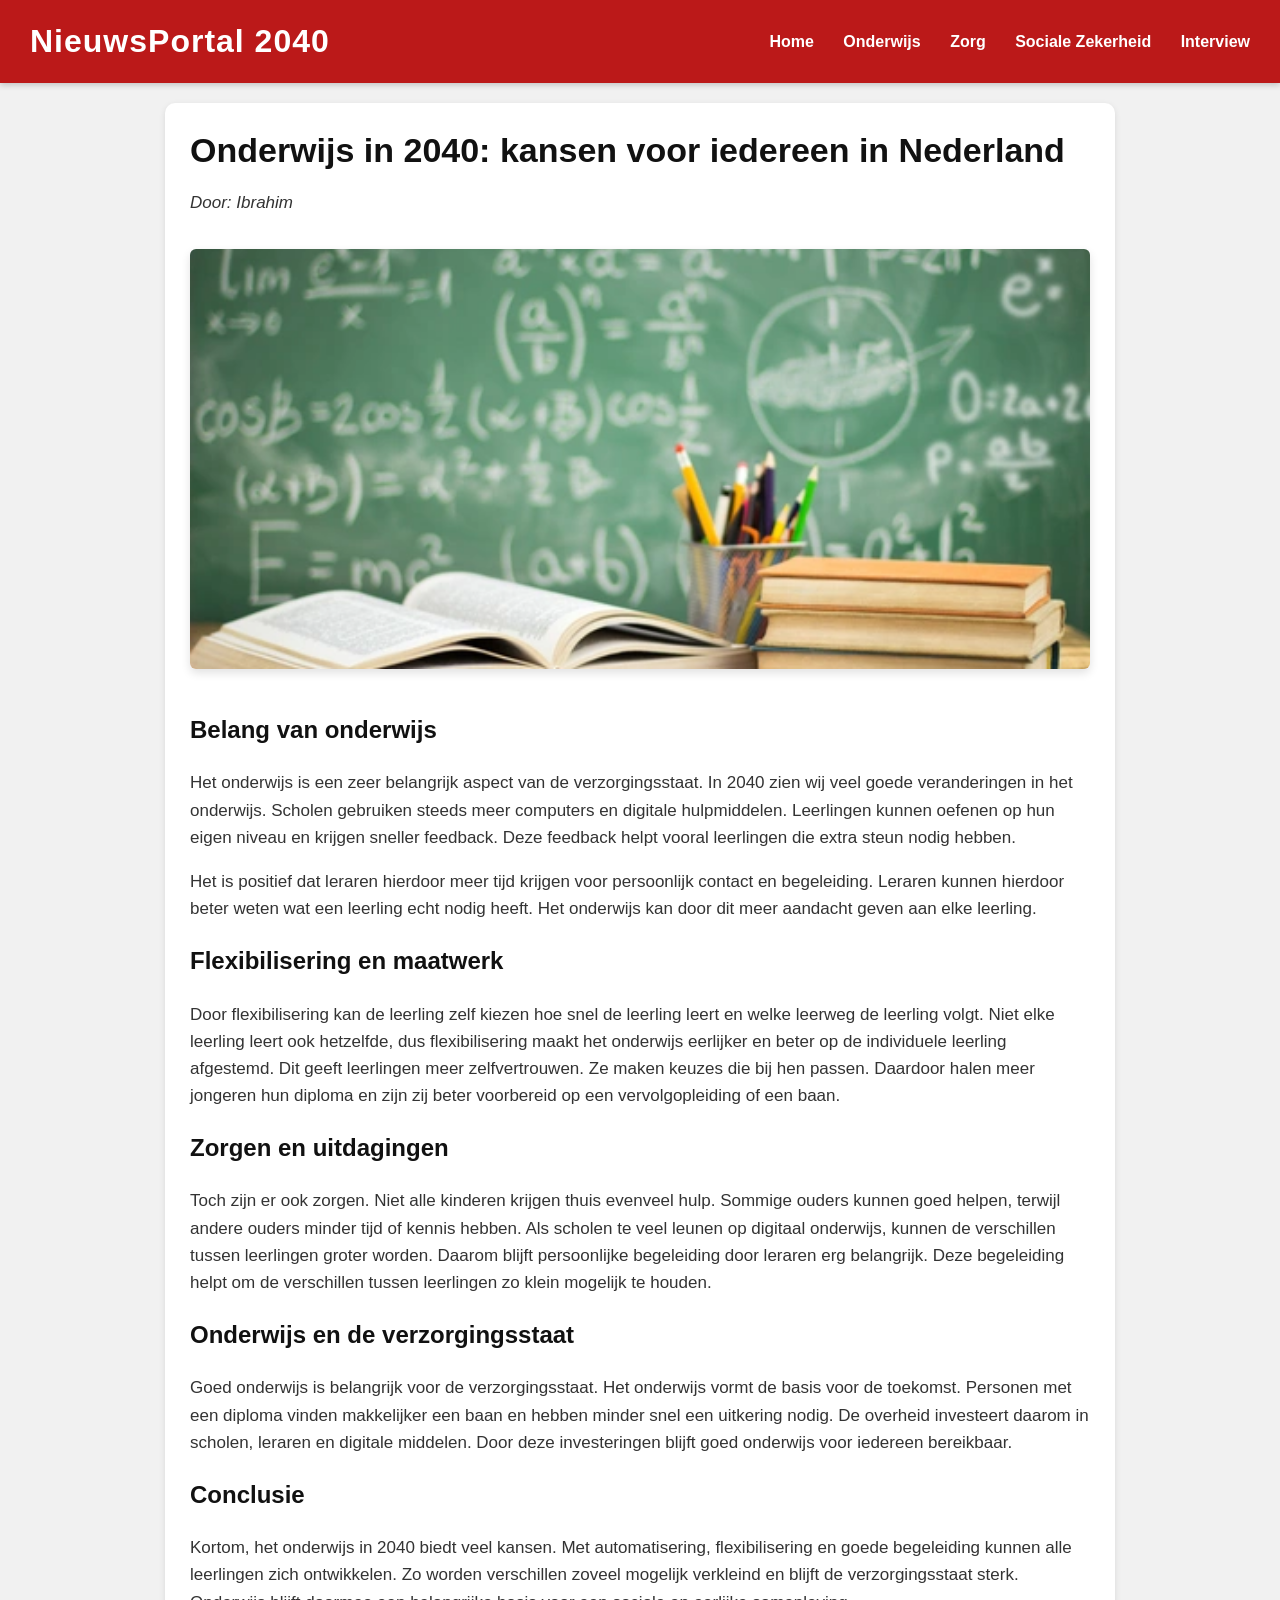
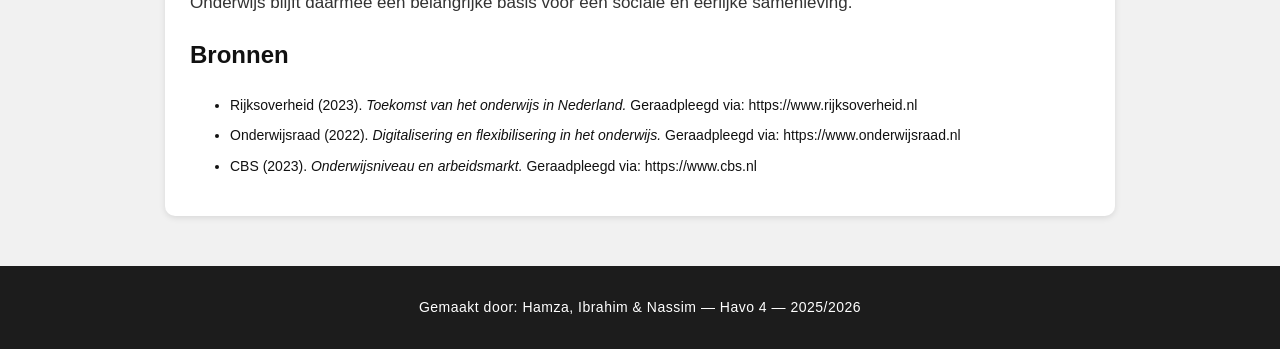
<file: artikel1.html>
<!DOCTYPE html>
<html lang="nl">
<head>
  <meta charset="UTF-8">
  <meta name="viewport" content="width=device-width, initial-scale=1.0">
  <title>Onderwijs in 2040: kansen voor iedereen</title>
  <link rel="stylesheet" href="css/style.css">
</head>
<body>

  <!-- HEADER -->
  <div class="topbar">
    <div class="logo">NieuwsPortal 2040</div>

    <div class="menu">
      <a href="index.html">Home</a>
      <a href="artikel1.html">Onderwijs</a>
      <a href="artikel2.html">Zorg</a>
      <a href="artikel3.html">Sociale Zekerheid</a>
      <a href="intervieuw.html">Interview</a>
    </div>
  </div>

  <!-- ARTIKEL -->
  <div class="main-news" style="max-width: 900px; margin: 20px auto;">


    <h1>Onderwijs in 2040: kansen voor iedereen in Nederland</h1>
    <p><em>Door: Ibrahim</em></p>

      <img src="ontslag_onderwijs.webp" alt="Onderwijs in 2040">

    <h2>Belang van onderwijs</h2>
    <p>
      Het onderwijs is een zeer belangrijk aspect van de verzorgingsstaat. In 2040 zien wij veel goede veranderingen in het onderwijs. Scholen gebruiken steeds meer computers en digitale hulpmiddelen. Leerlingen kunnen oefenen op hun eigen niveau en krijgen sneller feedback. Deze feedback helpt vooral leerlingen die extra steun nodig hebben.
    </p>

    <p>
      Het is positief dat leraren hierdoor meer tijd krijgen voor persoonlijk contact en begeleiding. Leraren kunnen hierdoor beter weten wat een leerling echt nodig heeft. Het onderwijs kan door dit meer aandacht geven aan elke leerling.
    </p>

    <h2>Flexibilisering en maatwerk</h2>
    <p>
      Door flexibilisering kan de leerling zelf kiezen hoe snel de leerling leert en welke leerweg de leerling volgt. Niet elke leerling leert ook hetzelfde, dus flexibilisering maakt het onderwijs eerlijker en beter op de individuele leerling afgestemd. Dit geeft leerlingen meer zelfvertrouwen. Ze maken keuzes die bij hen passen. Daardoor halen meer jongeren hun diploma en zijn zij beter voorbereid op een vervolgopleiding of een baan.
    </p>

    <h2>Zorgen en uitdagingen</h2>
    <p>
      Toch zijn er ook zorgen. Niet alle kinderen krijgen thuis evenveel hulp. Sommige ouders kunnen goed helpen, terwijl andere ouders minder tijd of kennis hebben. Als scholen te veel leunen op digitaal onderwijs, kunnen de verschillen tussen leerlingen groter worden. Daarom blijft persoonlijke begeleiding door leraren erg belangrijk. Deze begeleiding helpt om de verschillen tussen leerlingen zo klein mogelijk te houden.
    </p>

    <h2>Onderwijs en de verzorgingsstaat</h2>
    <p>
      Goed onderwijs is belangrijk voor de verzorgingsstaat. Het onderwijs vormt de basis voor de toekomst. Personen met een diploma vinden makkelijker een baan en hebben minder snel een uitkering nodig. De overheid investeert daarom in scholen, leraren en digitale middelen. Door deze investeringen blijft goed onderwijs voor iedereen bereikbaar.
    </p>

    <h2>Conclusie</h2>
    <p>
      Kortom, het onderwijs in 2040 biedt veel kansen. Met automatisering, flexibilisering en goede begeleiding kunnen alle leerlingen zich ontwikkelen. Zo worden verschillen zoveel mogelijk verkleind en blijft de verzorgingsstaat sterk. Onderwijs blijft daarmee een belangrijke basis voor een sociale en eerlijke samenleving.
    </p>

        <h2>Bronnen</h2>
    <ul class="sources">
      <li>
        Rijksoverheid (2023). <em>Toekomst van het onderwijs in Nederland.</em>
        Geraadpleegd via: https://www.rijksoverheid.nl
      </li>
      <li>
        Onderwijsraad (2022). <em>Digitalisering en flexibilisering in het onderwijs.</em>
        Geraadpleegd via: https://www.onderwijsraad.nl
      </li>
      <li>
        CBS (2023). <em>Onderwijsniveau en arbeidsmarkt.</em>
        Geraadpleegd via: https://www.cbs.nl
      </li>
    </ul>


  </div>

  <!-- FOOTER -->
  <div class="footer">
    Gemaakt door: Hamza, Ibrahim & Nassim — Havo 4 — 2025/2026
  </div>

</body>
</html>
</file>
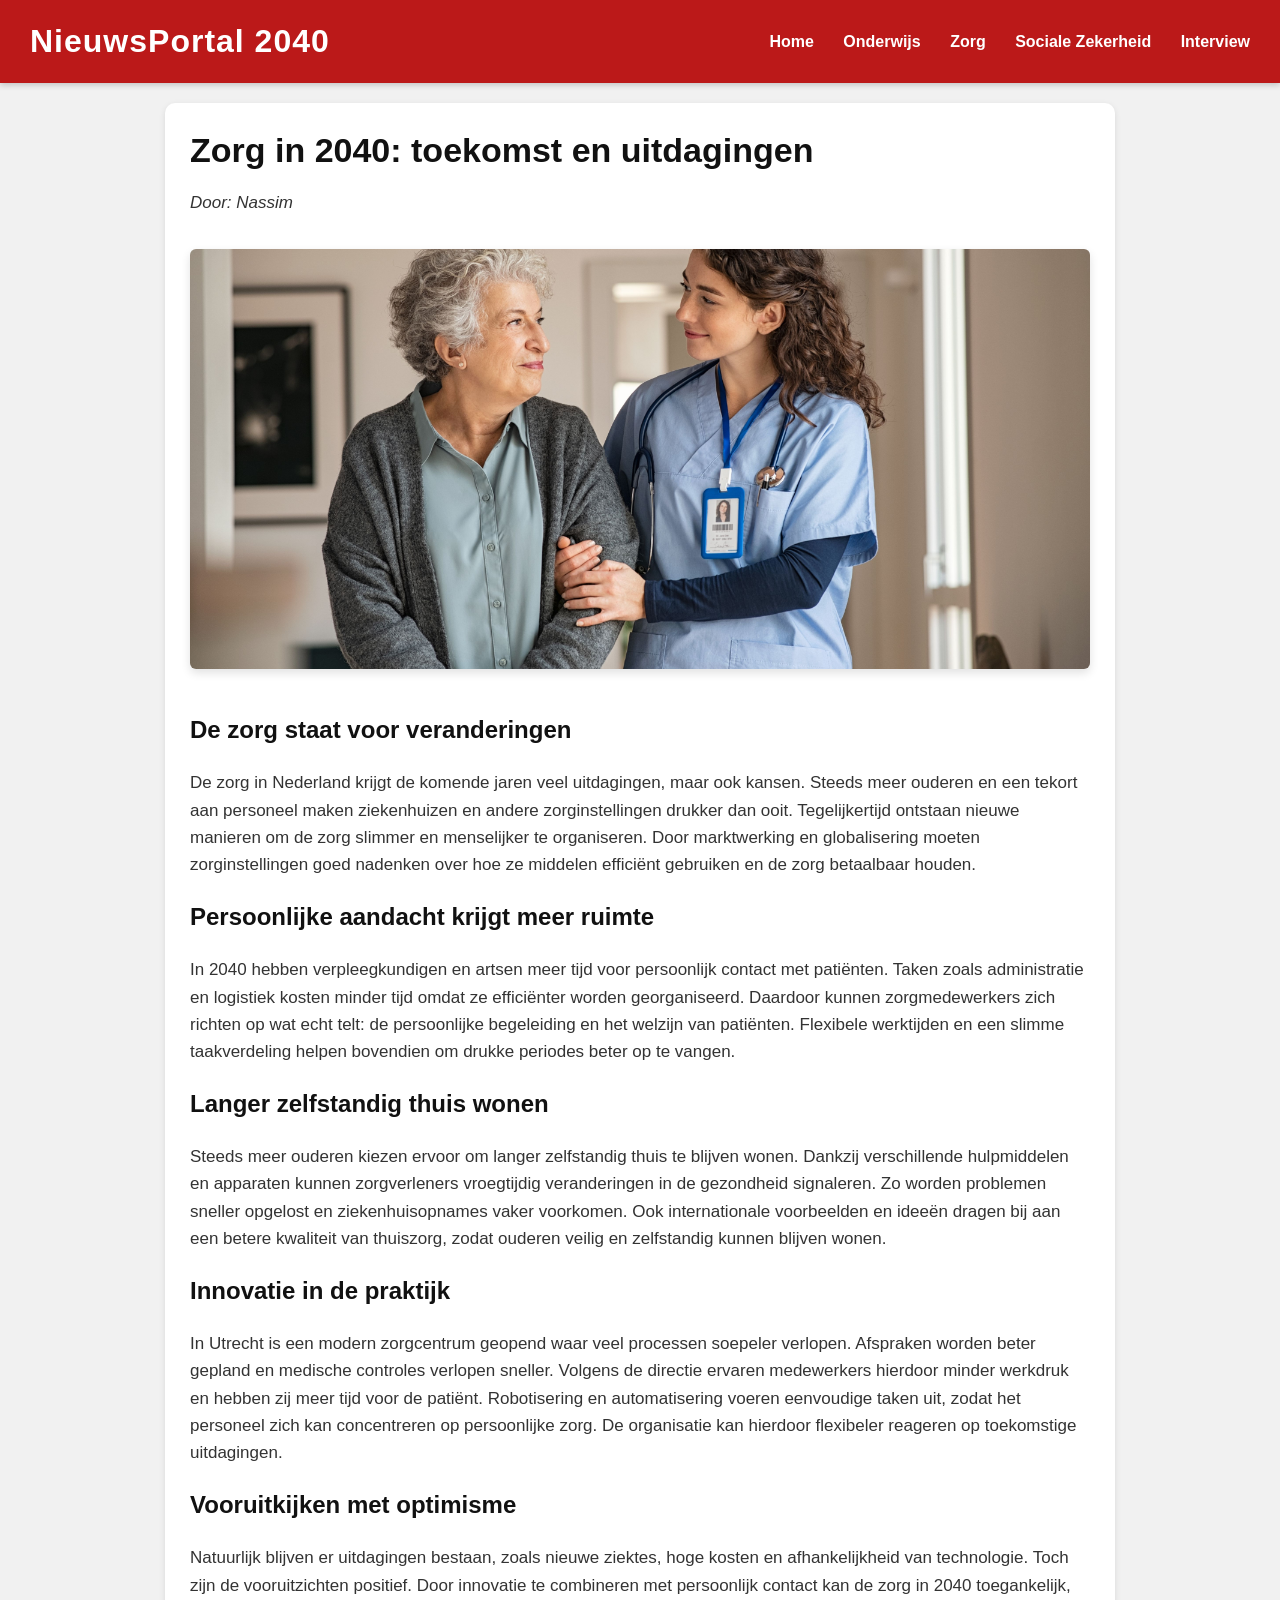
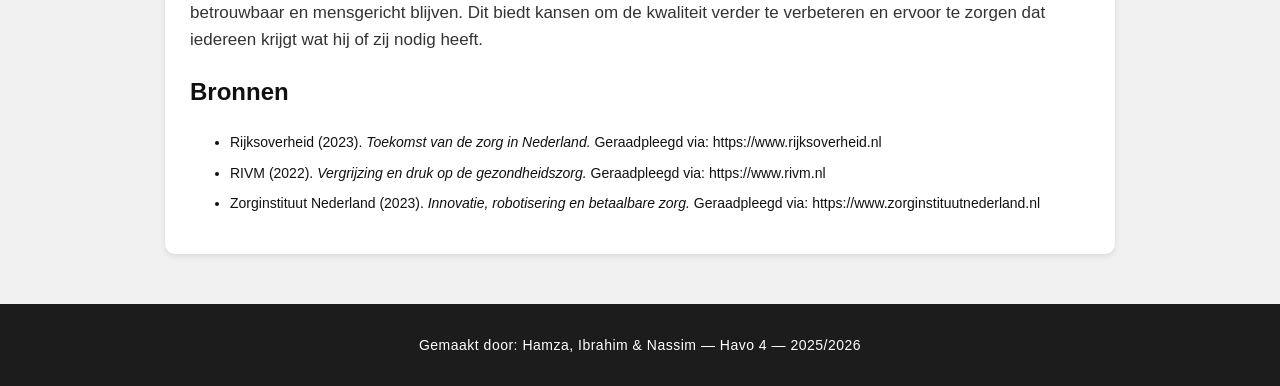
<file: artikel2.html>
<!DOCTYPE html>
<html lang="nl">
<head>
  <meta charset="UTF-8">
  <meta name="viewport" content="width=device-width, initial-scale=1.0">
  <title>Zorg in 2040: toekomst en uitdagingen</title>
  <link rel="stylesheet" href="css/style.css">
</head>
<body>

  <!-- HEADER -->
  <div class="topbar">
    <div class="logo">NieuwsPortal 2040</div>

    <div class="menu">
      <a href="index.html">Home</a>
      <a href="artikel1.html">Onderwijs</a>
      <a href="artikel2.html">Zorg</a>
      <a href="artikel3.html">Sociale Zekerheid</a>
      <a href="intervieuw.html">Interview</a>
    </div>
  </div>

  <!-- ARTIKEL -->
  <div class="main-news" style="max-width: 900px; margin: 20px auto;">

    <h1>Zorg in 2040: toekomst en uitdagingen</h1>
    <p><em>Door: Nassim</em></p>

    <img src="Lect_Relationele_Zorg_Shutterstock_1910306026.jpg" alt=" Zorg in 2040">


    <h2>De zorg staat voor veranderingen</h2>
    <p>
      De zorg in Nederland krijgt de komende jaren veel uitdagingen, maar ook kansen. Steeds meer ouderen en een tekort aan personeel maken ziekenhuizen en andere zorginstellingen drukker dan ooit. Tegelijkertijd ontstaan nieuwe manieren om de zorg slimmer en menselijker te organiseren. Door marktwerking en globalisering moeten zorginstellingen goed nadenken over hoe ze middelen efficiënt gebruiken en de zorg betaalbaar houden.
    </p>

    <h2>Persoonlijke aandacht krijgt meer ruimte</h2>
    <p>
      In 2040 hebben verpleegkundigen en artsen meer tijd voor persoonlijk contact met patiënten. Taken zoals administratie en logistiek kosten minder tijd omdat ze efficiënter worden georganiseerd. Daardoor kunnen zorgmedewerkers zich richten op wat echt telt: de persoonlijke begeleiding en het welzijn van patiënten. Flexibele werktijden en een slimme taakverdeling helpen bovendien om drukke periodes beter op te vangen.
    </p>

    <h2>Langer zelfstandig thuis wonen</h2>
    <p>
      Steeds meer ouderen kiezen ervoor om langer zelfstandig thuis te blijven wonen. Dankzij verschillende hulpmiddelen en apparaten kunnen zorgverleners vroegtijdig veranderingen in de gezondheid signaleren. Zo worden problemen sneller opgelost en ziekenhuisopnames vaker voorkomen. Ook internationale voorbeelden en ideeën dragen bij aan een betere kwaliteit van thuiszorg, zodat ouderen veilig en zelfstandig kunnen blijven wonen.
    </p>

    <h2>Innovatie in de praktijk</h2>
    <p>
      In Utrecht is een modern zorgcentrum geopend waar veel processen soepeler verlopen. Afspraken worden beter gepland en medische controles verlopen sneller. Volgens de directie ervaren medewerkers hierdoor minder werkdruk en hebben zij meer tijd voor de patiënt. Robotisering en automatisering voeren eenvoudige taken uit, zodat het personeel zich kan concentreren op persoonlijke zorg. De organisatie kan hierdoor flexibeler reageren op toekomstige uitdagingen.
    </p>

    <h2>Vooruitkijken met optimisme</h2>
    <p>
      Natuurlijk blijven er uitdagingen bestaan, zoals nieuwe ziektes, hoge kosten en afhankelijkheid van technologie. Toch zijn de vooruitzichten positief. Door innovatie te combineren met persoonlijk contact kan de zorg in 2040 toegankelijk, betrouwbaar en mensgericht blijven. Dit biedt kansen om de kwaliteit verder te verbeteren en ervoor te zorgen dat iedereen krijgt wat hij of zij nodig heeft.
    </p>

    <h2>Bronnen</h2>
    <ul class="sources">
      <li>
        Rijksoverheid (2023). <em>Toekomst van de zorg in Nederland.</em>
        Geraadpleegd via: https://www.rijksoverheid.nl
      </li>
      <li>
        RIVM (2022). <em>Vergrijzing en druk op de gezondheidszorg.</em>
        Geraadpleegd via: https://www.rivm.nl
      </li>
      <li>
        Zorginstituut Nederland (2023). <em>Innovatie, robotisering en betaalbare zorg.</em>
        Geraadpleegd via: https://www.zorginstituutnederland.nl
      </li>
    </ul>


  </div>

  <!-- FOOTER -->
  <div class="footer">
    Gemaakt door: Hamza, Ibrahim & Nassim — Havo 4 — 2025/2026
  </div>

</body>
</html>
</file>
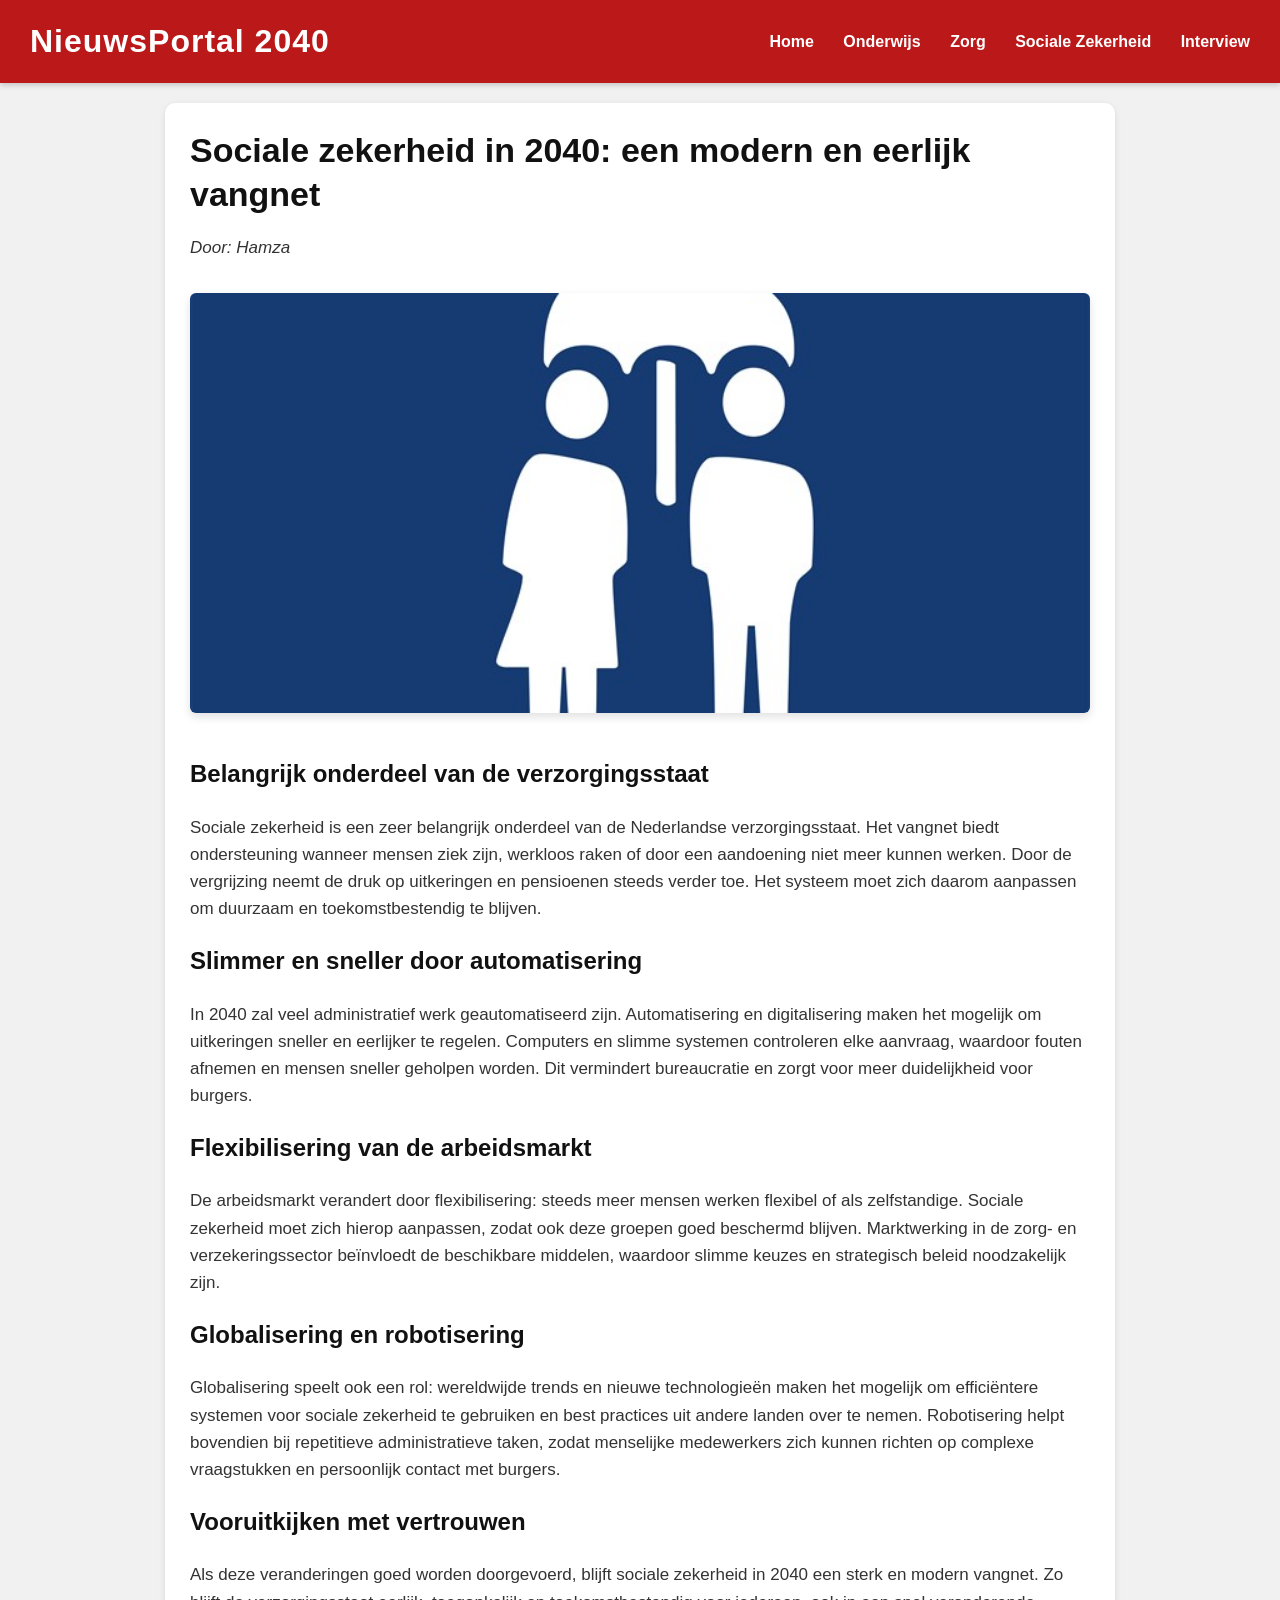
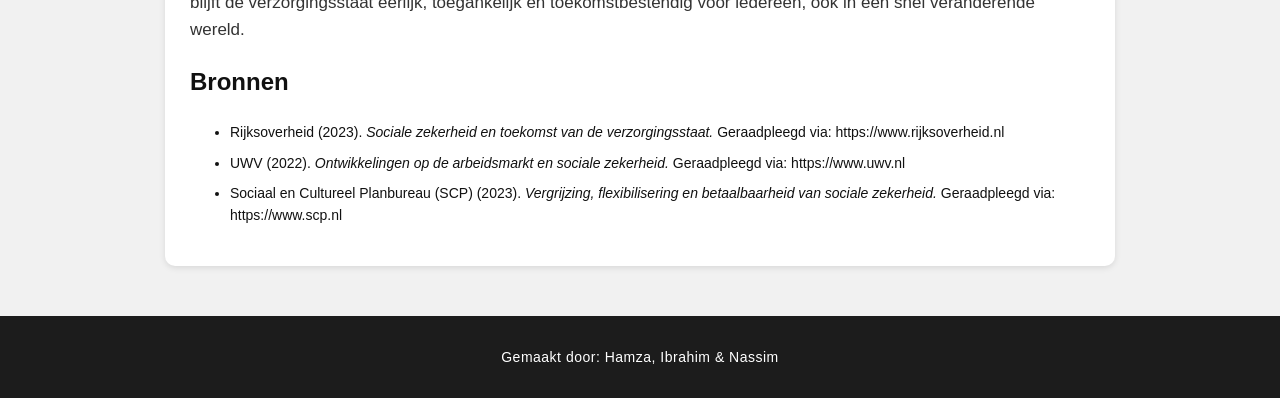
<file: artikel3.html>
<!DOCTYPE html>
<html lang="nl">
<head>
  <meta charset="UTF-8">
  <meta name="viewport" content="width=device-width, initial-scale=1.0">
  <title>Sociale zekerheid in 2040</title>
  <link rel="stylesheet" href="css/style.css">
</head>
<body>

  <!-- HEADER -->
  <div class="topbar">
    <div class="logo">NieuwsPortal 2040</div>

    <div class="menu">
      <a href="index.html">Home</a>
      <a href="artikel1.html">Onderwijs</a>
      <a href="artikel2.html">Zorg</a>
      <a href="artikel3.html">Sociale Zekerheid</a>
      <a href="intervieuw.html">Interview</a>
    </div>
  </div>

  <!-- ARTIKEL -->
  <div class="main-news" style="max-width: 900px; margin: 20px auto;">

    <h1>Sociale zekerheid in 2040: een modern en eerlijk vangnet</h1>
    <p><em>Door: Hamza </em></p>

    <img src="720x480.jpg" alt=" Zorg in 2040">


    <h2>Belangrijk onderdeel van de verzorgingsstaat</h2>
    <p>
      Sociale zekerheid is een zeer belangrijk onderdeel van de Nederlandse verzorgingsstaat. Het vangnet biedt ondersteuning wanneer mensen ziek zijn, werkloos raken of door een aandoening niet meer kunnen werken. Door de vergrijzing neemt de druk op uitkeringen en pensioenen steeds verder toe. Het systeem moet zich daarom aanpassen om duurzaam en toekomstbestendig te blijven.
    </p>

    <h2>Slimmer en sneller door automatisering</h2>
    <p>
      In 2040 zal veel administratief werk geautomatiseerd zijn. Automatisering en digitalisering maken het mogelijk om uitkeringen sneller en eerlijker te regelen. Computers en slimme systemen controleren elke aanvraag, waardoor fouten afnemen en mensen sneller geholpen worden. Dit vermindert bureaucratie en zorgt voor meer duidelijkheid voor burgers.
    </p>

    <h2>Flexibilisering van de arbeidsmarkt</h2>
    <p>
      De arbeidsmarkt verandert door flexibilisering: steeds meer mensen werken flexibel of als zelfstandige. Sociale zekerheid moet zich hierop aanpassen, zodat ook deze groepen goed beschermd blijven. Marktwerking in de zorg- en verzekeringssector beïnvloedt de beschikbare middelen, waardoor slimme keuzes en strategisch beleid noodzakelijk zijn.
    </p>

    <h2>Globalisering en robotisering</h2>
    <p>
      Globalisering speelt ook een rol: wereldwijde trends en nieuwe technologieën maken het mogelijk om efficiëntere systemen voor sociale zekerheid te gebruiken en best practices uit andere landen over te nemen. Robotisering helpt bovendien bij repetitieve administratieve taken, zodat menselijke medewerkers zich kunnen richten op complexe vraagstukken en persoonlijk contact met burgers.
    </p>

    <h2>Vooruitkijken met vertrouwen</h2>
    <p>
      Als deze veranderingen goed worden doorgevoerd, blijft sociale zekerheid in 2040 een sterk en modern vangnet. Zo blijft de verzorgingsstaat eerlijk, toegankelijk en toekomstbestendig voor iedereen, ook in een snel veranderende wereld.
    </p>

        <h2>Bronnen</h2>
    <ul class="sources">
      <li>
        Rijksoverheid (2023). <em>Sociale zekerheid en toekomst van de verzorgingsstaat.</em>
        Geraadpleegd via: https://www.rijksoverheid.nl
      </li>
      <li>
        UWV (2022). <em>Ontwikkelingen op de arbeidsmarkt en sociale zekerheid.</em>
        Geraadpleegd via: https://www.uwv.nl
      </li>
      <li>
        Sociaal en Cultureel Planbureau (SCP) (2023).
        <em>Vergrijzing, flexibilisering en betaalbaarheid van sociale zekerheid.</em>
        Geraadpleegd via: https://www.scp.nl
      </li>
    </ul>


  </div>

  <!-- FOOTER -->
  <div class="footer">
    Gemaakt door: Hamza, Ibrahim & Nassim
</file>
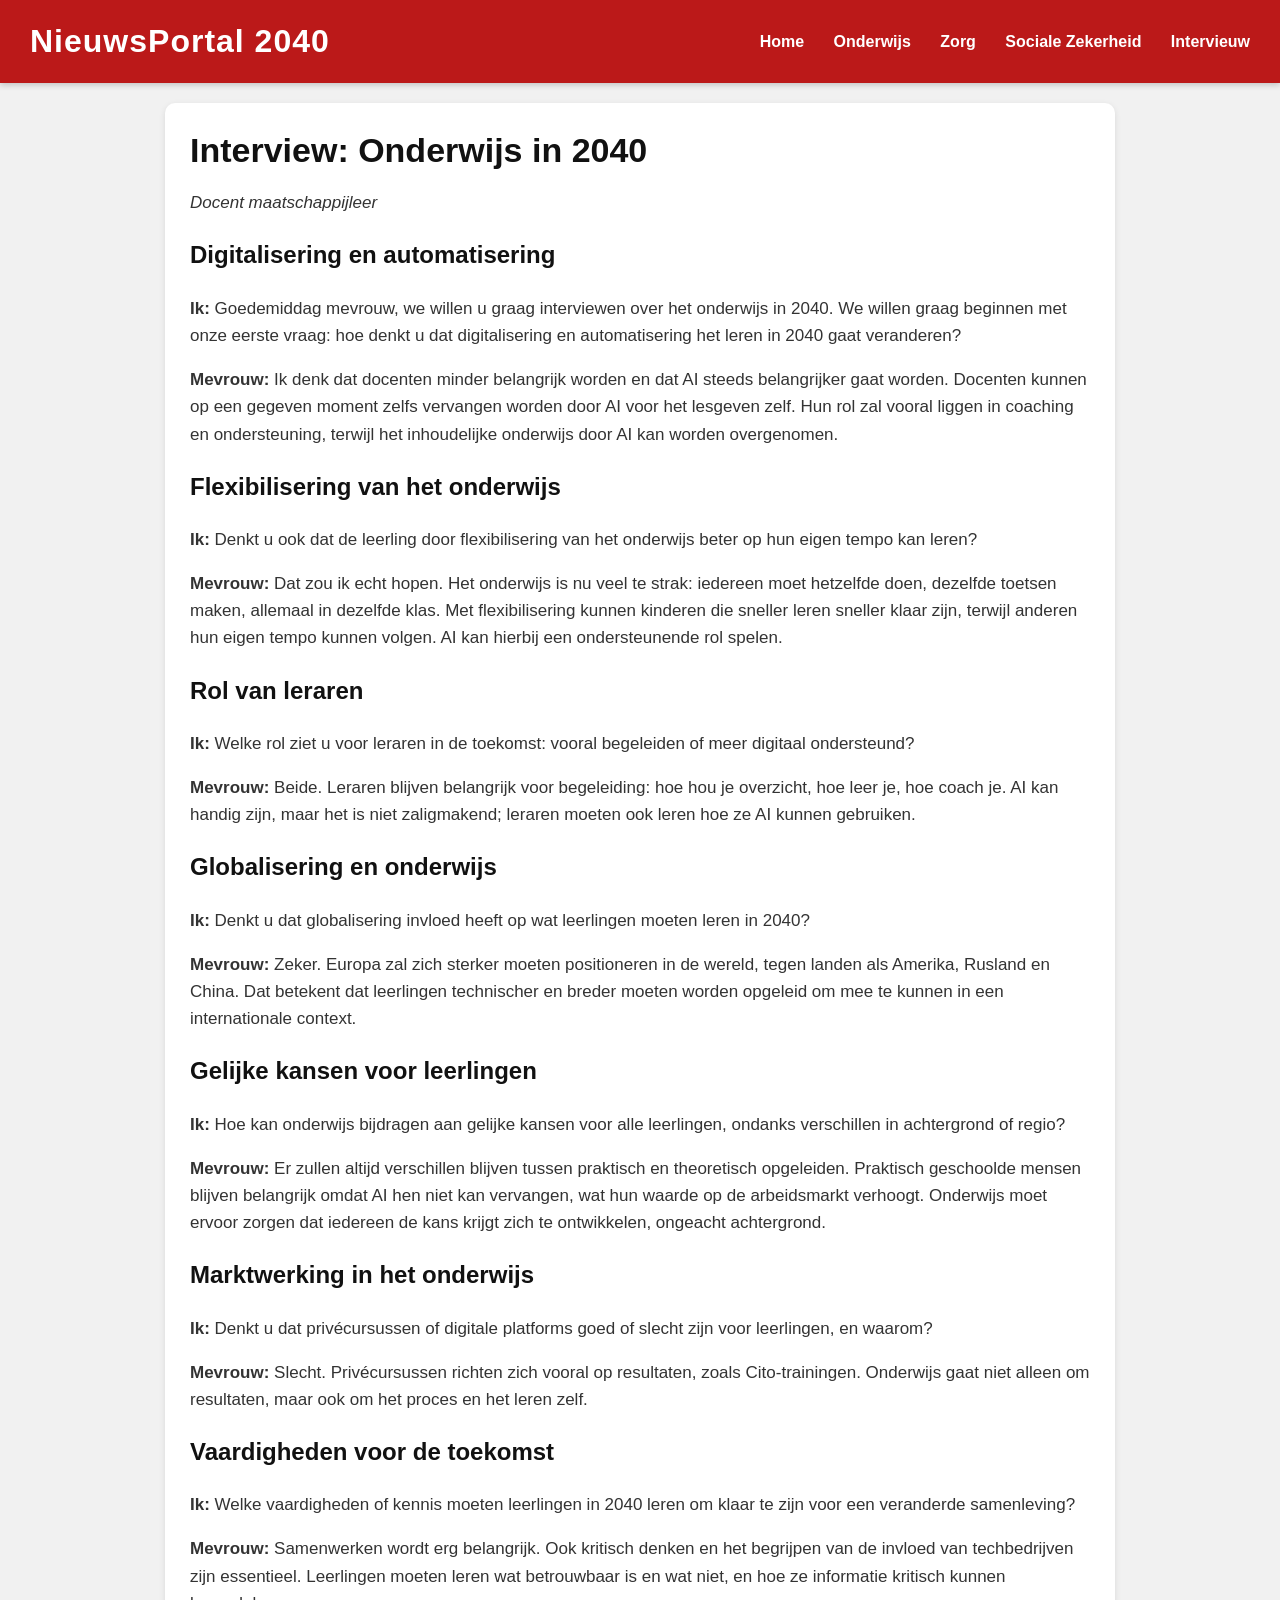
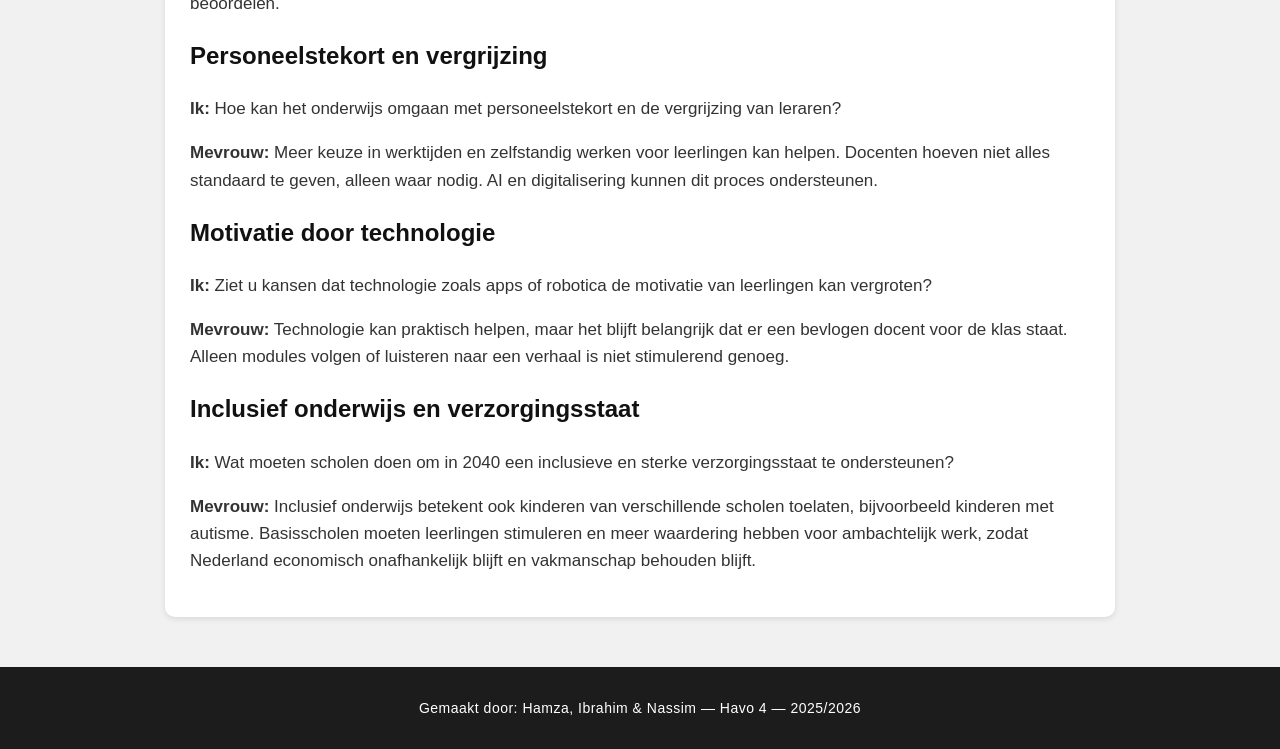
<file: intervieuw.html>
<!DOCTYPE html>
<html lang="nl">
<head>
  <meta charset="UTF-8">
  <meta name="viewport" content="width=device-width, initial-scale=1.0">
  <title>Interview Onderwijs 2040</title>
  <link rel="stylesheet" href="css/style.css">
</head>
<body>

  <!-- HEADER -->
  <div class="topbar">
    <div class="logo">NieuwsPortal 2040</div>

    <div class="menu">
      <a href="index.html">Home</a>
      <a href="artikel1.html">Onderwijs</a>
      <a href="artikel2.html">Zorg</a>
      <a href="artikel3.html">Sociale Zekerheid</a>
     <a href="intervieuw.html">Intervieuw</a>

    </div>
  </div>

  <!-- INTERVIEW -->
  <div class="main-news" style="max-width: 900px; margin: 20px auto;">

    <h1>Interview: Onderwijs in 2040</h1>
    <p><em>Docent maatschappijleer</em></p>

    <h2>Digitalisering en automatisering</h2>
    <p><strong>Ik:</strong> Goedemiddag mevrouw, we willen u graag interviewen over het onderwijs in 2040. We willen graag beginnen met onze eerste vraag: hoe denkt u dat digitalisering en automatisering het leren in 2040 gaat veranderen?</p>
    <p><strong>Mevrouw:</strong> Ik denk dat docenten minder belangrijk worden en dat AI steeds belangrijker gaat worden. Docenten kunnen op een gegeven moment zelfs vervangen worden door AI voor het lesgeven zelf. Hun rol zal vooral liggen in coaching en ondersteuning, terwijl het inhoudelijke onderwijs door AI kan worden overgenomen.</p>

    <h2>Flexibilisering van het onderwijs</h2>
    <p><strong>Ik:</strong> Denkt u ook dat de leerling door flexibilisering van het onderwijs beter op hun eigen tempo kan leren?</p>
    <p><strong>Mevrouw:</strong> Dat zou ik echt hopen. Het onderwijs is nu veel te strak: iedereen moet hetzelfde doen, dezelfde toetsen maken, allemaal in dezelfde klas. Met flexibilisering kunnen kinderen die sneller leren sneller klaar zijn, terwijl anderen hun eigen tempo kunnen volgen. AI kan hierbij een ondersteunende rol spelen.</p>

    <h2>Rol van leraren</h2>
    <p><strong>Ik:</strong> Welke rol ziet u voor leraren in de toekomst: vooral begeleiden of meer digitaal ondersteund?</p>
    <p><strong>Mevrouw:</strong> Beide. Leraren blijven belangrijk voor begeleiding: hoe hou je overzicht, hoe leer je, hoe coach je. AI kan handig zijn, maar het is niet zaligmakend; leraren moeten ook leren hoe ze AI kunnen gebruiken.</p>

    <h2>Globalisering en onderwijs</h2>
    <p><strong>Ik:</strong> Denkt u dat globalisering invloed heeft op wat leerlingen moeten leren in 2040?</p>
    <p><strong>Mevrouw:</strong> Zeker. Europa zal zich sterker moeten positioneren in de wereld, tegen landen als Amerika, Rusland en China. Dat betekent dat leerlingen technischer en breder moeten worden opgeleid om mee te kunnen in een internationale context.</p>

    <h2>Gelijke kansen voor leerlingen</h2>
    <p><strong>Ik:</strong> Hoe kan onderwijs bijdragen aan gelijke kansen voor alle leerlingen, ondanks verschillen in achtergrond of regio?</p>
    <p><strong>Mevrouw:</strong> Er zullen altijd verschillen blijven tussen praktisch en theoretisch opgeleiden. Praktisch geschoolde mensen blijven belangrijk omdat AI hen niet kan vervangen, wat hun waarde op de arbeidsmarkt verhoogt. Onderwijs moet ervoor zorgen dat iedereen de kans krijgt zich te ontwikkelen, ongeacht achtergrond.</p>

    <h2>Marktwerking in het onderwijs</h2>
    <p><strong>Ik:</strong> Denkt u dat privécursussen of digitale platforms goed of slecht zijn voor leerlingen, en waarom?</p>
    <p><strong>Mevrouw:</strong> Slecht. Privécursussen richten zich vooral op resultaten, zoals Cito-trainingen. Onderwijs gaat niet alleen om resultaten, maar ook om het proces en het leren zelf.</p>

    <h2>Vaardigheden voor de toekomst</h2>
    <p><strong>Ik:</strong> Welke vaardigheden of kennis moeten leerlingen in 2040 leren om klaar te zijn voor een veranderde samenleving?</p>
    <p><strong>Mevrouw:</strong> Samenwerken wordt erg belangrijk. Ook kritisch denken en het begrijpen van de invloed van techbedrijven zijn essentieel. Leerlingen moeten leren wat betrouwbaar is en wat niet, en hoe ze informatie kritisch kunnen beoordelen.</p>

    <h2>Personeelstekort en vergrijzing</h2>
    <p><strong>Ik:</strong> Hoe kan het onderwijs omgaan met personeelstekort en de vergrijzing van leraren?</p>
    <p><strong>Mevrouw:</strong> Meer keuze in werktijden en zelfstandig werken voor leerlingen kan helpen. Docenten hoeven niet alles standaard te geven, alleen waar nodig. AI en digitalisering kunnen dit proces ondersteunen.</p>

    <h2>Motivatie door technologie</h2>
    <p><strong>Ik:</strong> Ziet u kansen dat technologie zoals apps of robotica de motivatie van leerlingen kan vergroten?</p>
    <p><strong>Mevrouw:</strong> Technologie kan praktisch helpen, maar het blijft belangrijk dat er een bevlogen docent voor de klas staat. Alleen modules volgen of luisteren naar een verhaal is niet stimulerend genoeg.</p>

    <h2>Inclusief onderwijs en verzorgingsstaat</h2>
    <p><strong>Ik:</strong> Wat moeten scholen doen om in 2040 een inclusieve en sterke verzorgingsstaat te ondersteunen?</p>
    <p><strong>Mevrouw:</strong> Inclusief onderwijs betekent ook kinderen van verschillende scholen toelaten, bijvoorbeeld kinderen met autisme. Basisscholen moeten leerlingen stimuleren en meer waardering hebben voor ambachtelijk werk, zodat Nederland economisch onafhankelijk blijft en vakmanschap behouden blijft.</p>

  </div>

  <!-- FOOTER -->
  <div class="footer">
    Gemaakt door: Hamza, Ibrahim & Nassim — Havo 4 — 2025/2026
  </div>

</body>
</html>
</file>
<file: css/style.css>
/* BASIS */
body {
  margin: 0;
  font-family: Arial, Helvetica, sans-serif;
  background: #f1f1f1;
  color: #111;
  line-height: 1.6;
}

/* HEADER */
.topbar {
  background: #bb1919;
  color: white;
  padding: 16px 30px;
  display: flex;
  justify-content: space-between;
  align-items: center;
  box-shadow: 0 2px 6px rgba(0,0,0,0.2);
}

.topbar .logo {
  font-size: 32px;
  font-weight: bold;
  letter-spacing: 1px;
}

.menu a {
  color: white;
  margin-left: 25px;
  text-decoration: none;
  font-size: 16px;
  font-weight: bold;
  transition: 0.2s;
}

.menu a:hover {
  opacity: 0.7;
}

/* SUBNAV */
.subnav {
  background: #fff;
  padding: 12px 30px;
  display: flex;
  gap: 25px;
  border-bottom: 1px solid #ddd;
}

.subnav a {
  color: #111;
  text-decoration: none;
  font-weight: bold;
  font-size: 15px;
}

.subnav a:hover {
  color: #bb1919;
}

/* GRID LAYOUT */
.grid {
  display: grid;
  grid-template-columns: 2fr 1fr;
  gap: 25px;
  max-width: 1250px;
  margin: 30px auto;
  padding: 0 20px;
}

/* HOOFDARTIKEL */
.main-news {
  background: white;
  padding: 25px;
  border-radius: 10px;
  box-shadow: 0 2px 6px rgba(0,0,0,0.1);
}

.main-news img {
  width: 100%;
  border-radius: 10px;
  margin-bottom: 18px;
  object-fit: cover;
}

.main-news h1 {
  margin: 0 0 12px 0;
  font-size: 34px;
  line-height: 1.3;
  font-weight: bold;
}

.main-news p {
  font-size: 17px;
  color: #333;
}

/* ZIJ-NIEUWS */
.side-news {
  display: flex;
  flex-direction: column;
  gap: 20px;
}

.news-card {
  background: white;
  border-radius: 8px;
  padding: 15px;
  box-shadow: 0 2px 6px rgba(0,0,0,0.08);
  transition: 0.2s;
}

.news-card:hover {
  transform: translateY(-3px);
  box-shadow: 0 4px 10px rgba(0,0,0,0.15);
}

.news-card img {
  width: 100%;
  border-radius: 6px;
  margin-bottom: 10px;
  object-fit: cover;
}

.news-card h2 {
  margin: 0 0 6px 0;
  font-size: 20px;
  font-weight: bold;
  line-height: 1.3;
}

.news-card p {
  font-size: 14px;
  color: #444;
}

/* FOOTER */
.footer {
  background: #1c1c1c;
  color: white;
  text-align: center;
  padding: 30px;
  margin-top: 50px;
  font-size: 14px;
  letter-spacing: 0.5px;
}

/* MOBIEL */
@media (max-width: 868px) {
  .grid {
    grid-template-columns: 1fr;
  }

  .menu a {
    margin-left: 12px;
    font-size: 14px;
  }

  .subnav {
    flex-wrap: wrap;
    gap: 15px;
  }

  .topbar {
    flex-direction: column;
    text-align: center;
    gap: 10px;
  }
}

/* === AFBEELDINGEN (NOS-STYLE) === */

.main-news img,
.news-card img {
  width: 100%;
  height: auto;
  border-radius: 6px;
  margin: 15px 0;
  object-fit: cover;
  box-shadow: 0 4px 10px rgba(0, 0, 0, 0.12);
}

/* Afbeeldingen in zij-artikelen (index) */
.news-card img {
  max-height: 180px;
}

/* Grote artikel-afbeeldingen */
.main-news img {
  max-height: 420px;
}

/* Mobiel vriendelijk */
@media (max-width: 768px) {
  .main-news img,
  .news-card img {
    max-height: none;
  }
}

.sources {
  font-size: 14px;
  margin-top: 20px;
}

.sources li {
  margin-bottom: 8px;
}
</file>
